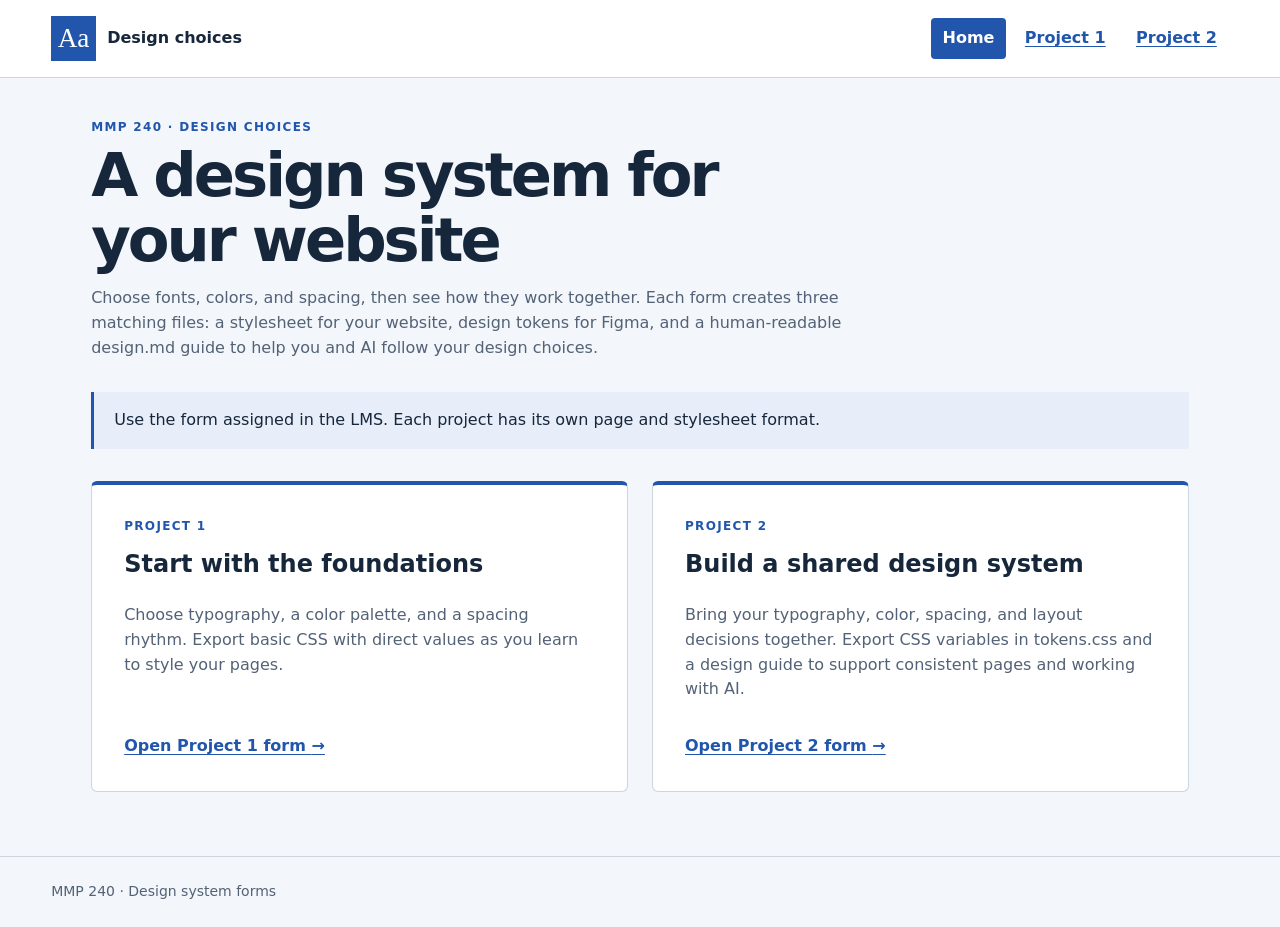
<file: index.html>
<!DOCTYPE html>
<html lang="en">
<head>
  <meta charset="utf-8">
  <meta name="viewport" content="width=device-width, initial-scale=1">
  <meta name="description" content="Choose the MMP 240 design system form for your project. Create matching CSS, Figma tokens, and a design guide.">
  <title>Design System Forms · MMP 240</title>
  <link rel="stylesheet" href="styles.css">
</head>
<body>
  <a class="skip-link" href="#main">Skip to main content</a>
  <header class="app-header">
      <a class="wordmark" href="index.html"><span aria-hidden="true">Aa</span> Design choices</a>
      <nav class="site-nav" aria-label="Main navigation"><a href="index.html" aria-current="page">Home</a><a href="project-1.html">Project 1</a><a href="project-2.html">Project 2</a></nav>
    </header>
  <main id="main" class="workspace home-workspace">
    <div class="intro">
      <p class="eyebrow">MMP 240 · Design choices</p>
      <h1>A design system for your website</h1>
      <p>Choose fonts, colors, and spacing, then see how they work together. Each form creates three matching files: a stylesheet for your website, design tokens for Figma, and a human-readable design.md guide to help you and AI follow your design choices.</p>
    </div>
    <p class="project-notice">Use the form assigned in the LMS. Each project has its own page and stylesheet format.</p>
    <div class="project-cards">
      <article class="project-card">
        <p class="eyebrow">Project 1</p>
        <h2>Start with the foundations</h2>
        <p>Choose typography, a color palette, and a spacing rhythm. Export basic CSS with direct values as you learn to style your pages.</p>
        <a class="card-link" href="project-1.html">Open Project 1 form <span aria-hidden="true">→</span></a>
      </article>
      <article class="project-card">
        <p class="eyebrow">Project 2</p>
        <h2>Build a shared design system</h2>
        <p>Bring your typography, color, spacing, and layout decisions together. Export CSS variables in tokens.css and a design guide to support consistent pages and working with AI.</p>
        <a class="card-link" href="project-2.html">Open Project 2 form <span aria-hidden="true">→</span></a>
      </article>
    </div>
  </main>
  <footer class="app-footer"><span>MMP 240 · Design system forms</span></footer>
</body>
</html>
</file>
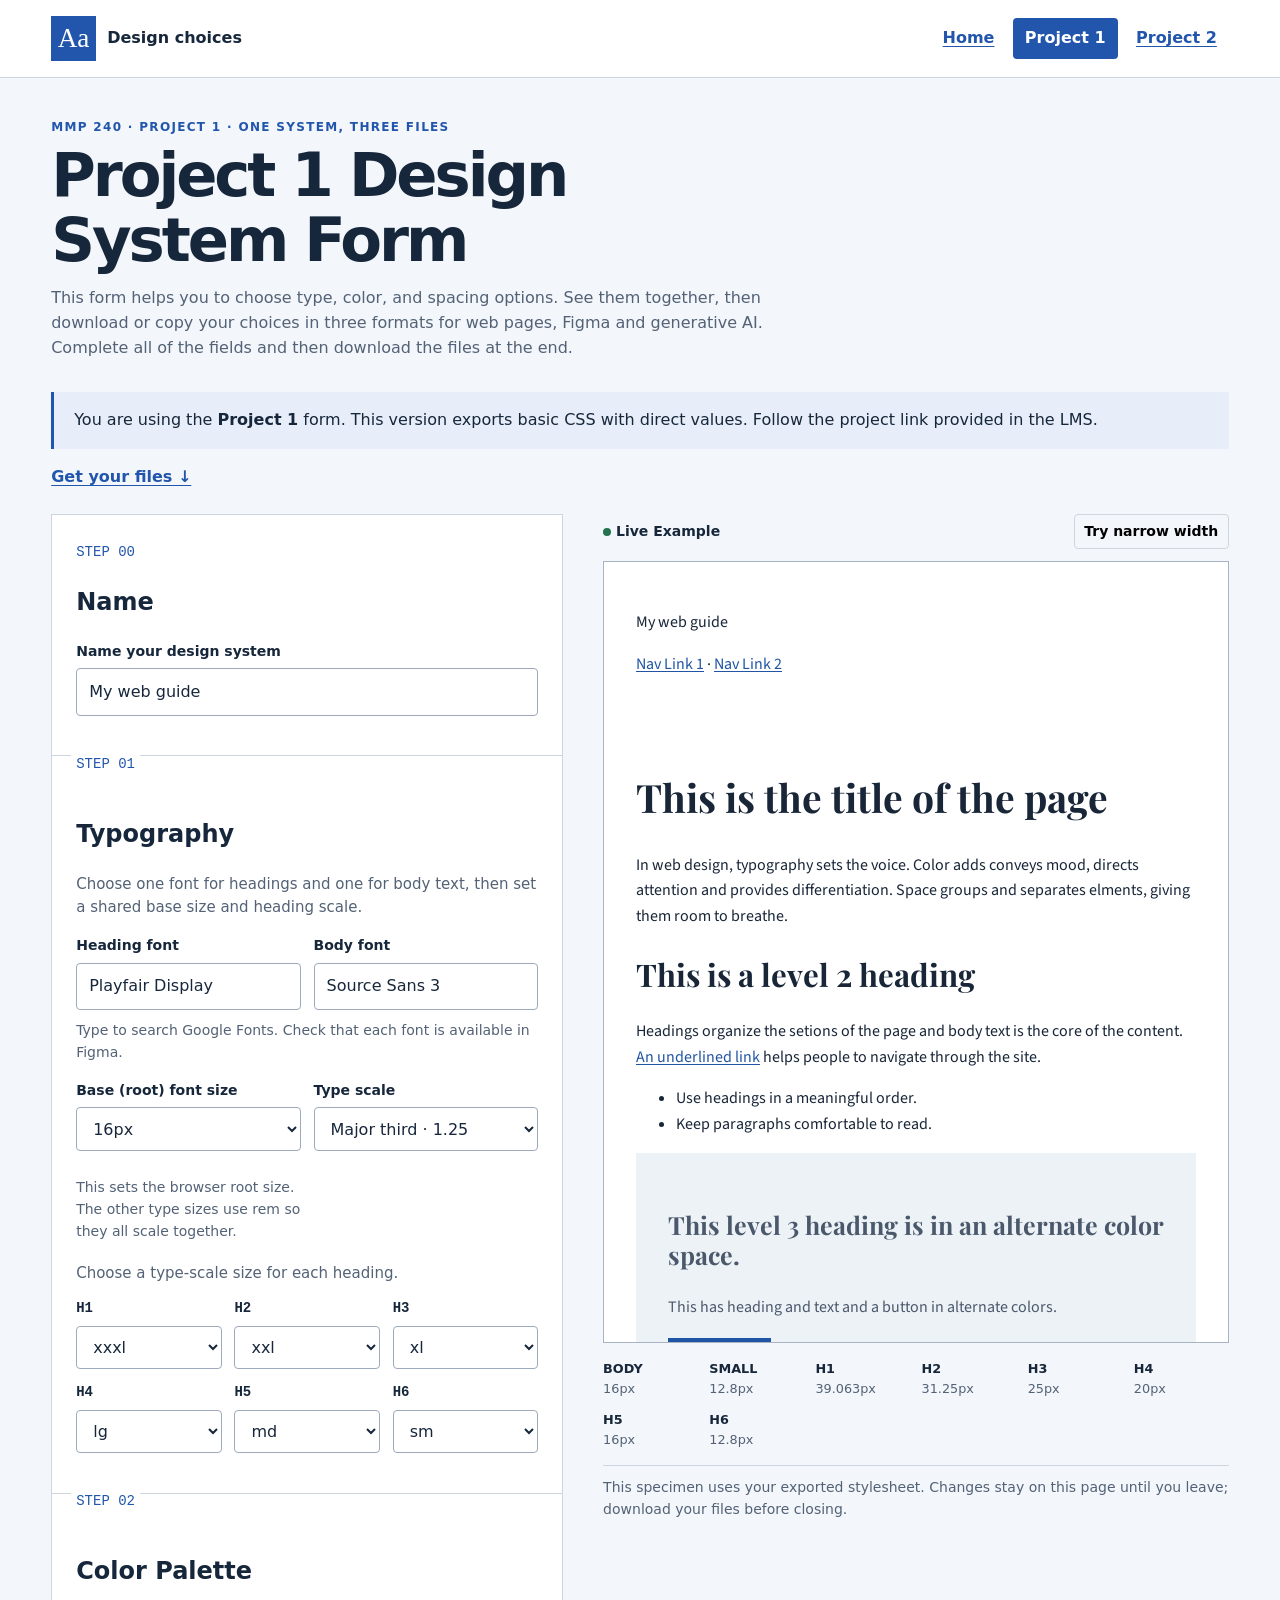
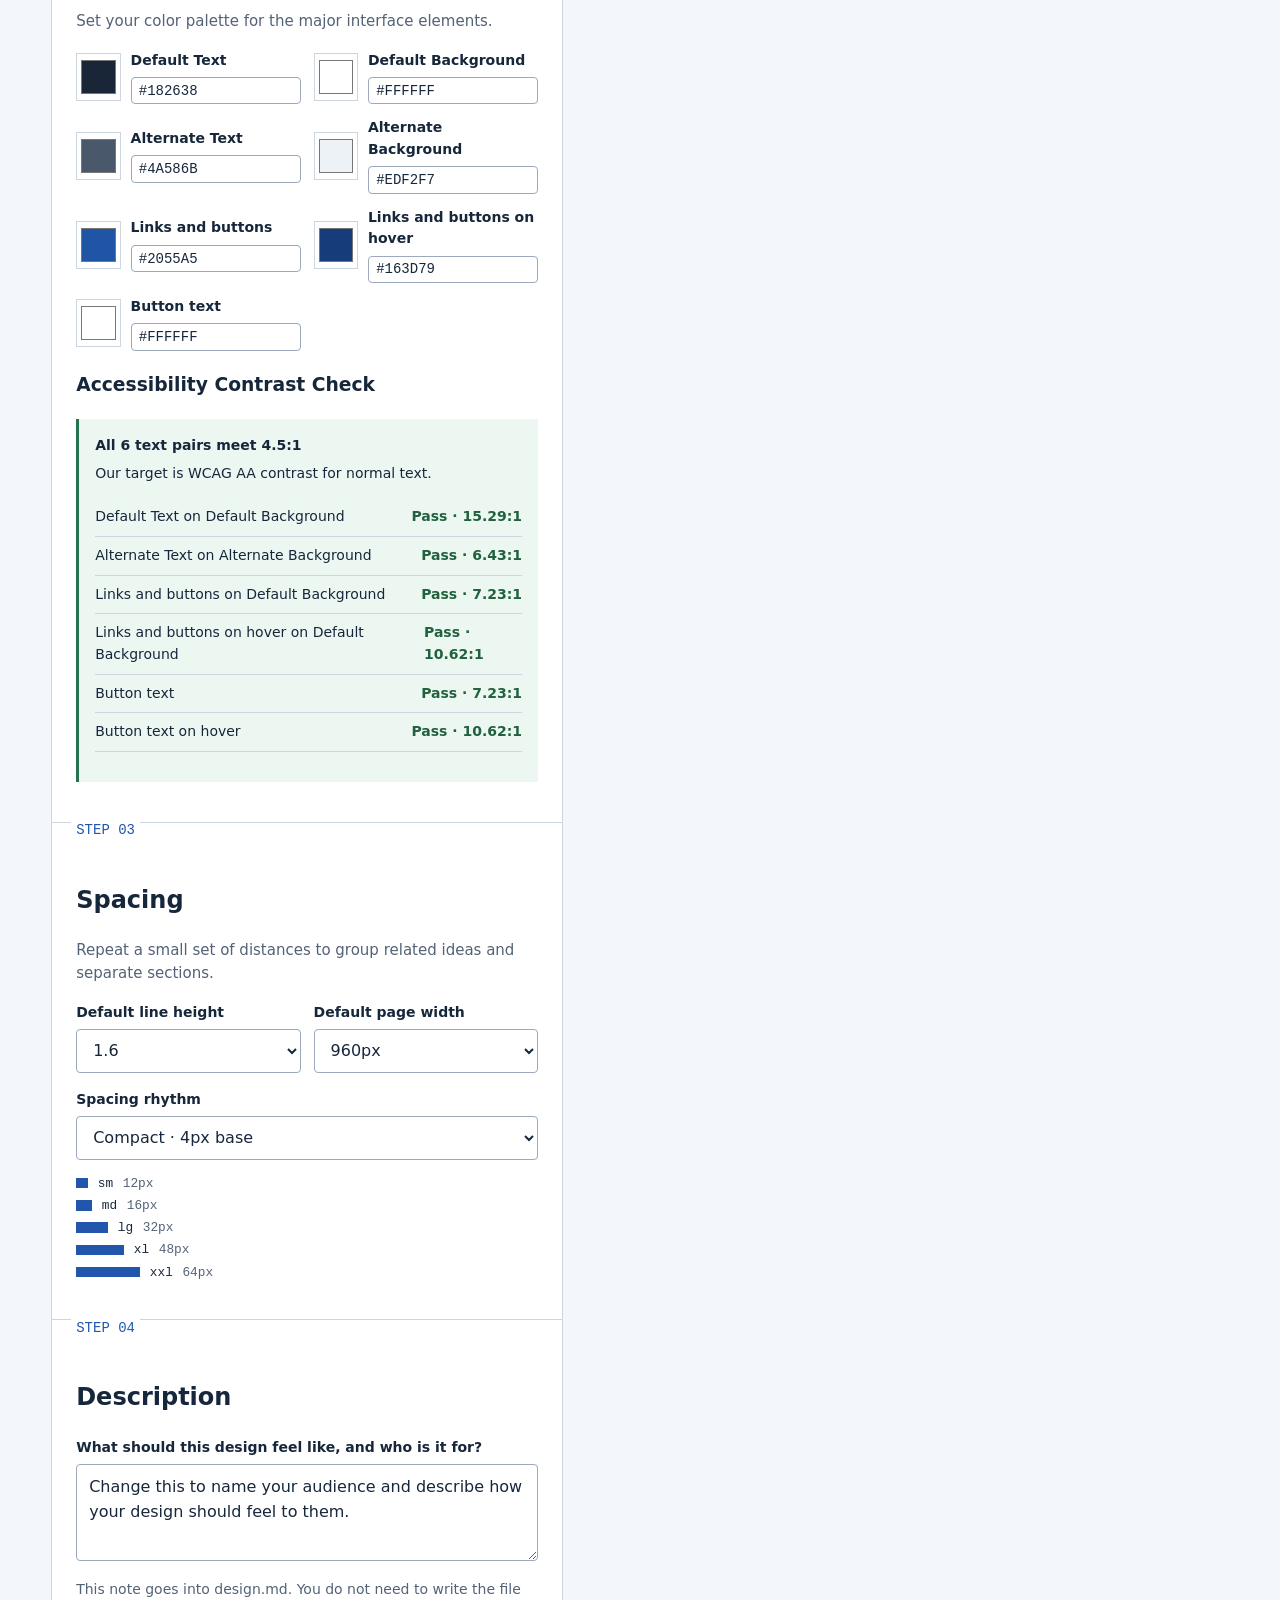
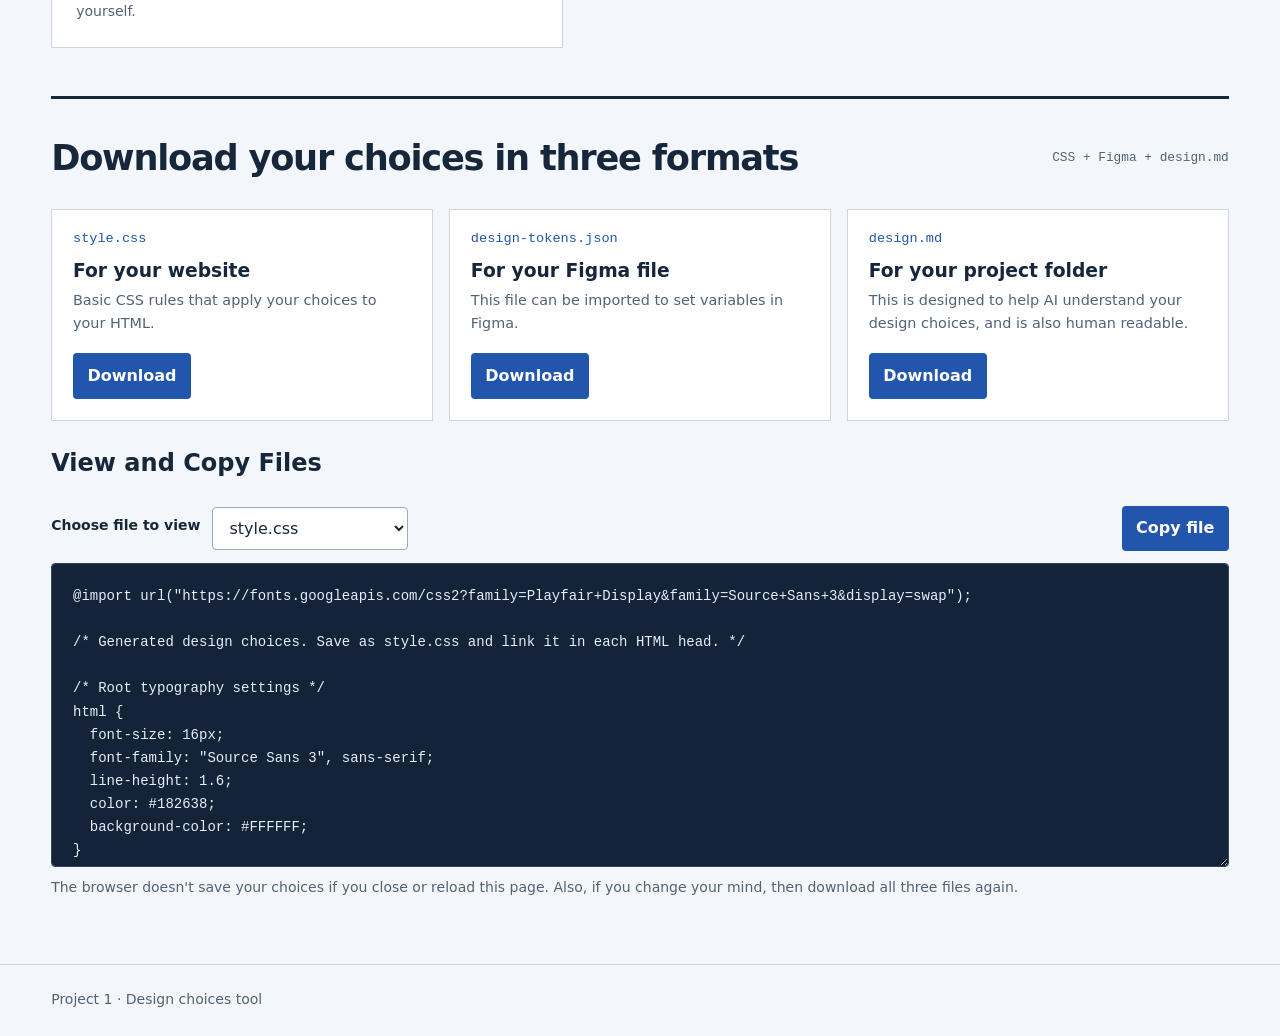
<file: project-1.html>
<!doctype html>
<html lang="en">
  <head>
    <meta charset="utf-8">
    <meta name="viewport" content="width=device-width, initial-scale=1">
    <meta name="description" content="Choose typography, color, and spacing for an MMP 240 website, then export matching CSS, Figma tokens, and design.md.">
    <title>Project 1 Design System Form · MMP 240</title>
    <link rel="stylesheet" href="styles.css">
    <script src="fonts.js" defer></script>
    <script src="app.js" defer></script>
  </head>
  <body>
    <a class="skip-link" href="#choices">Skip to design choices</a>
    <header class="app-header">
      <a class="wordmark" href="index.html"><span aria-hidden="true">Aa</span> Design choices</a>
      <nav class="site-nav" aria-label="Main navigation"><a href="index.html">Home</a><a href="project-1.html" aria-current="page">Project 1</a><a href="project-2.html">Project 2</a></nav>
    </header>

    <main class="workspace">
      <div class="intro">
        <p class="eyebrow">MMP 240 · Project 1 · One system, three files</p>
        <h1>Project 1 Design System Form</h1>
        <p>This form helps you to choose type, color, and spacing options. See them together, then download or copy your choices in three formats for web pages, Figma and generative AI. Complete all of the fields and then download the files at the end.</p>
      </div>

      <p class="project-notice">You are using the <strong>Project 1</strong> form. This version exports basic CSS with direct values. Follow the project link provided in the LMS.</p>
      <a class="jump-link" href="#exports">Get your files ↓</a>

      <div class="studio">
        <form id="choices" class="controls">
          <div class="system-name">
            <span class="step">STEP 00</span>
            <h2>Name</h2>
            <label for="name">Name your design system</label>
            <input id="name" name="name" value="My web guide" maxlength="80">
          </div>

          <fieldset>
            <legend><span class="step">STEP 01</span></legend>
            <h2>Typography</h2>
            <p class="section-help">Choose one font for headings and one for body text, then set a shared base size and heading scale.</p>
            <datalist id="font-catalog"></datalist>
            <div class="two-fields">
              <div>
                <label for="heading-font">Heading font</label>
                <input id="heading-font" name="headingFont" list="font-catalog" value="Playfair Display">
              </div>
              <div>
                <label for="body-font">Body font</label>
                <input id="body-font" name="bodyFont" list="font-catalog" value="Source Sans 3">
              </div>
            </div>
            <p class="hint">Type to search Google Fonts. Check that each font is available in Figma.</p>
            <div class="two-fields">
              <div>
                <label for="root-size">Base (root) font size</label>
                <select id="root-size" name="rootSize">
                  <option value="14">14px</option><option value="16" selected>16px</option><option value="18">18px</option><option value="20">20px</option>
                </select>
                <p class="hint">This sets the browser root size. The other type sizes use rem so they all scale together.</p>
              </div>
              <div>
                <label for="type-scale">Type scale</label>
                <select id="type-scale" name="typeScale">
                  <option value="1.067">Minor second · 1.067</option><option value="1.125">Major second · 1.125</option>
                  <option value="1.2">Minor third · 1.2</option><option value="1.25" selected>Major third · 1.25</option>
                  <option value="1.333">Perfect fourth · 1.333</option><option value="1.414">Augmented fourth · 1.414</option><option value="1.5">Perfect fifth · 1.5</option><option value="1.618">Golden ratio · 1.618</option>
                </select>
              </div>
            </div>
            <div class="heading-sizes">
              <p class="section-help">Choose a type-scale size for each heading.</p>
              <div><label for="size-h1">h1</label><select id="size-h1" name="h1"><option>xs</option><option>sm</option><option>md</option><option>lg</option><option>xl</option><option>xxl</option><option selected>xxxl</option></select></div>
              <div><label for="size-h2">h2</label><select id="size-h2" name="h2"><option>xs</option><option>sm</option><option>md</option><option>lg</option><option>xl</option><option selected>xxl</option><option>xxxl</option></select></div>
              <div><label for="size-h3">h3</label><select id="size-h3" name="h3"><option>xs</option><option>sm</option><option>md</option><option>lg</option><option selected>xl</option><option>xxl</option><option>xxxl</option></select></div>
              <div><label for="size-h4">h4</label><select id="size-h4" name="h4"><option>xs</option><option>sm</option><option>md</option><option selected>lg</option><option>xl</option><option>xxl</option><option>xxxl</option></select></div>
              <div><label for="size-h5">h5</label><select id="size-h5" name="h5"><option>xs</option><option>sm</option><option selected>md</option><option>lg</option><option>xl</option><option>xxl</option><option>xxxl</option></select></div>
              <div><label for="size-h6">h6</label><select id="size-h6" name="h6"><option>xs</option><option selected>sm</option><option>md</option><option>lg</option><option>xl</option><option>xxl</option><option>xxxl</option></select></div>
            </div>
          </fieldset>

          <fieldset>
            <legend><span class="step">STEP 02</span></legend>
            <h2>Color Palette</h2>
            <p class="section-help">Set your color palette for the major interface elements.</p>
            <div class="color-fields">
              <div class="color-field"><input type="color" id="default-text-picker" value="#182638"><div><label for="default-text">Default Text</label><input id="default-text" name="defaultText" class="hex" value="#182638" maxlength="7"></div></div>
              <div class="color-field"><input type="color" id="default-background-picker" value="#FFFFFF"><div><label for="default-background">Default Background</label><input id="default-background" name="defaultBackground" class="hex" value="#FFFFFF" maxlength="7"></div></div>
              <div class="color-field"><input type="color" id="alternate-text-picker" value="#4A586B"><div><label for="alternate-text">Alternate Text</label><input id="alternate-text" name="alternateText" class="hex" value="#4A586B" maxlength="7"></div></div>
              <div class="color-field"><input type="color" id="alternate-background-picker" value="#EDF2F7"><div><label for="alternate-background">Alternate Background</label><input id="alternate-background" name="alternateBackground" class="hex" value="#EDF2F7" maxlength="7"></div></div>
              <div class="color-field"><input type="color" id="action-picker" value="#2055A5"><div><label for="action">Links and buttons</label><input id="action" name="action" class="hex" value="#2055A5" maxlength="7"></div></div>
              <div class="color-field"><input type="color" id="hover-picker" value="#163D79"><div><label for="hover">Links and buttons on hover</label><input id="hover" name="hover" class="hex" value="#163D79" maxlength="7"></div></div>
              <div class="color-field"><input type="color" id="button-text-picker" value="#FFFFFF"><div><label for="button-text">Button text</label><input id="button-text" name="buttonText" class="hex" value="#FFFFFF" maxlength="7"></div></div>
            </div>
            <h3>Accessibility Contrast Check</h3>
            <div id="contrast-summary" class="contrast-summary"></div>
          </fieldset>

          <fieldset>
            <legend><span class="step">STEP 03</span></legend>
            <h2>Spacing</h2>
            <p class="section-help">Repeat a small set of distances to group related ideas and separate sections.</p>
            <div class="two-fields">
              <div><label for="line-height">Default line height</label><select id="line-height" name="lineHeight"><option value="1.4">1.4</option><option value="1.5">1.5</option><option value="1.6" selected>1.6</option><option value="1.7">1.7</option><option value="1.8">1.8</option></select></div>
              <div><label for="page-width">Default page width</label><select id="page-width" name="pageWidth"><option value="640">640px</option><option value="720">720px</option><option value="960" selected>960px</option><option value="1200">1200px</option></select></div>
            </div>
            <label for="spacing">Spacing rhythm</label><select id="spacing" name="space"><option value="4" selected>Compact · 4px base</option><option value="6">Comfortable · 6px base</option><option value="8">Spacious · 8px base</option></select>
            <div id="spacing-ruler" class="spacing-ruler"></div>
          </fieldset>

          <fieldset>
            <legend><span class="step">STEP 04</span></legend>
            <h2>Description</h2>
            <label for="intent">What should this design feel like, and who is it for?</label>
            <textarea id="intent" name="intent" rows="3" maxlength="500">Change this to name your audience and describe how your design should feel to them.</textarea>
            <p class="hint">This note goes into design.md. You do not need to write the file yourself.</p>
          </fieldset>
        </form>

        <aside class="preview-column" aria-label="Live design preview">
          <div class="preview-sticky">
            <div class="preview-toolbar"><span><span class="live-dot"></span> Live Example</span><button id="width-toggle" type="button">Try narrow width</button></div>
            <p id="preview-notice" class="preview-notice" hidden></p>
            <div class="preview-canvas"><iframe id="preview" title="Website preview using your exported CSS" sandbox></iframe></div>
            <div id="type-key" class="type-key"></div>
            <p class="hint">This specimen uses your exported stylesheet. Changes stay on this page until you leave; download your files before closing.</p>
          </div>
        </aside>
      </div>

      <section class="exports" id="exports">
        <div class="export-heading"><div><h2>Download your choices in three formats</h2></div><span class="file-count">CSS + Figma + design.md</span></div>
        <div id="errors" class="error-box" hidden></div>
        <p id="warning" class="warning" hidden></p>
        <div class="export-cards">
          <div><span class="file-tag">style.css</span><h3>For your website</h3><p>Basic CSS rules that apply your choices to your HTML.</p><button data-download="style.css" type="button">Download</button></div>
          <div><span class="file-tag">design-tokens.json</span><h3>For your Figma file</h3><p>This file can be imported to set variables in Figma.</p><button data-download="design-tokens.json" type="button">Download</button></div>
          <div><span class="file-tag">design.md</span><h3>For your project folder</h3><p>This is designed to help AI understand your design choices, and is also human readable.</p><button data-download="design.md" type="button">Download</button></div>
        </div>
        <h2>View and Copy Files</h2>
        <div class="code-toolbar">
          <label for="export-format">Choose file to view</label><select id="export-format"><option>style.css</option><option>design-tokens.json</option><option>design.md</option></select><button id="copy" type="button">Copy file</button></div>
        <textarea id="code-output" class="code-output" aria-label="Generated file contents" readonly spellcheck="false"></textarea>
        <output id="status" class="copy-status">The browser doesn't save your choices if you close or reload this page. Also, if you change your mind, then download all three files again.</output>
      </section>
    </main>
    <footer class="app-footer"><span>Project 1 · Design choices tool</span></footer>
  </body>
</html>
</file>
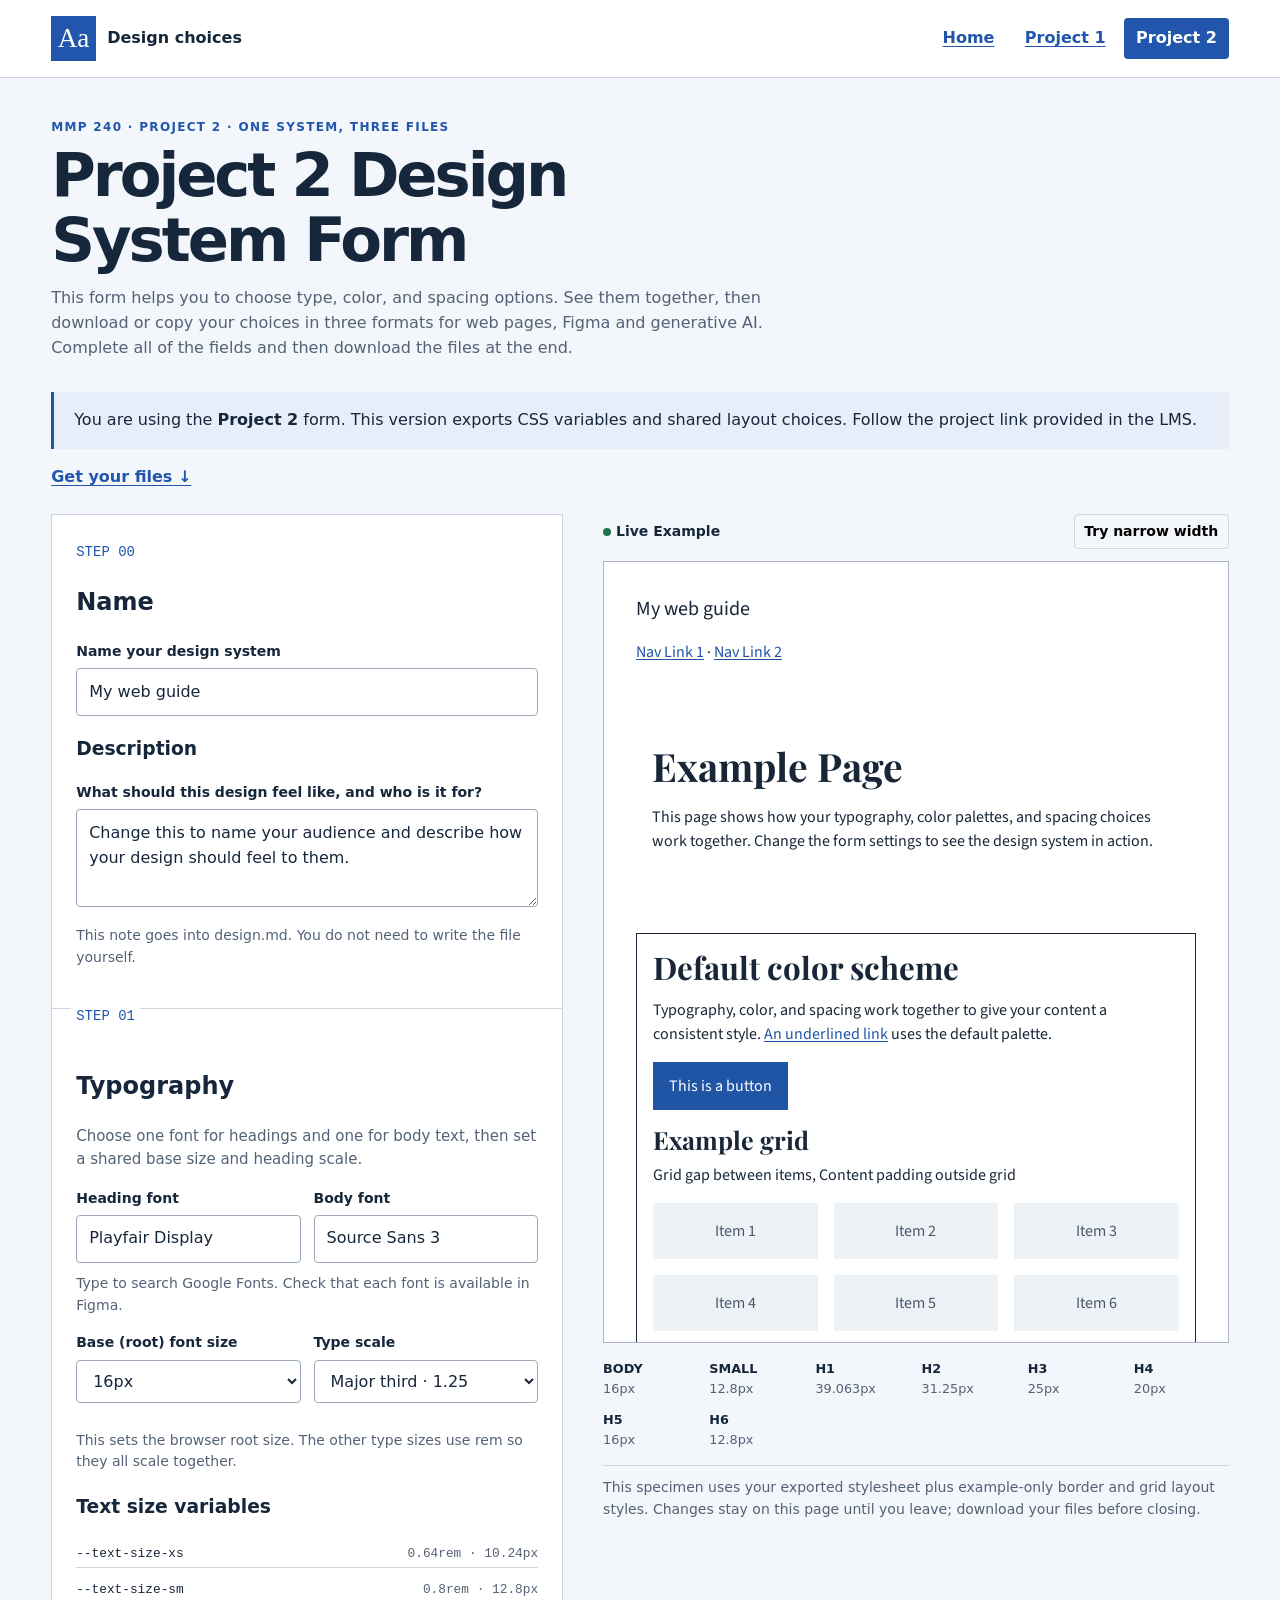
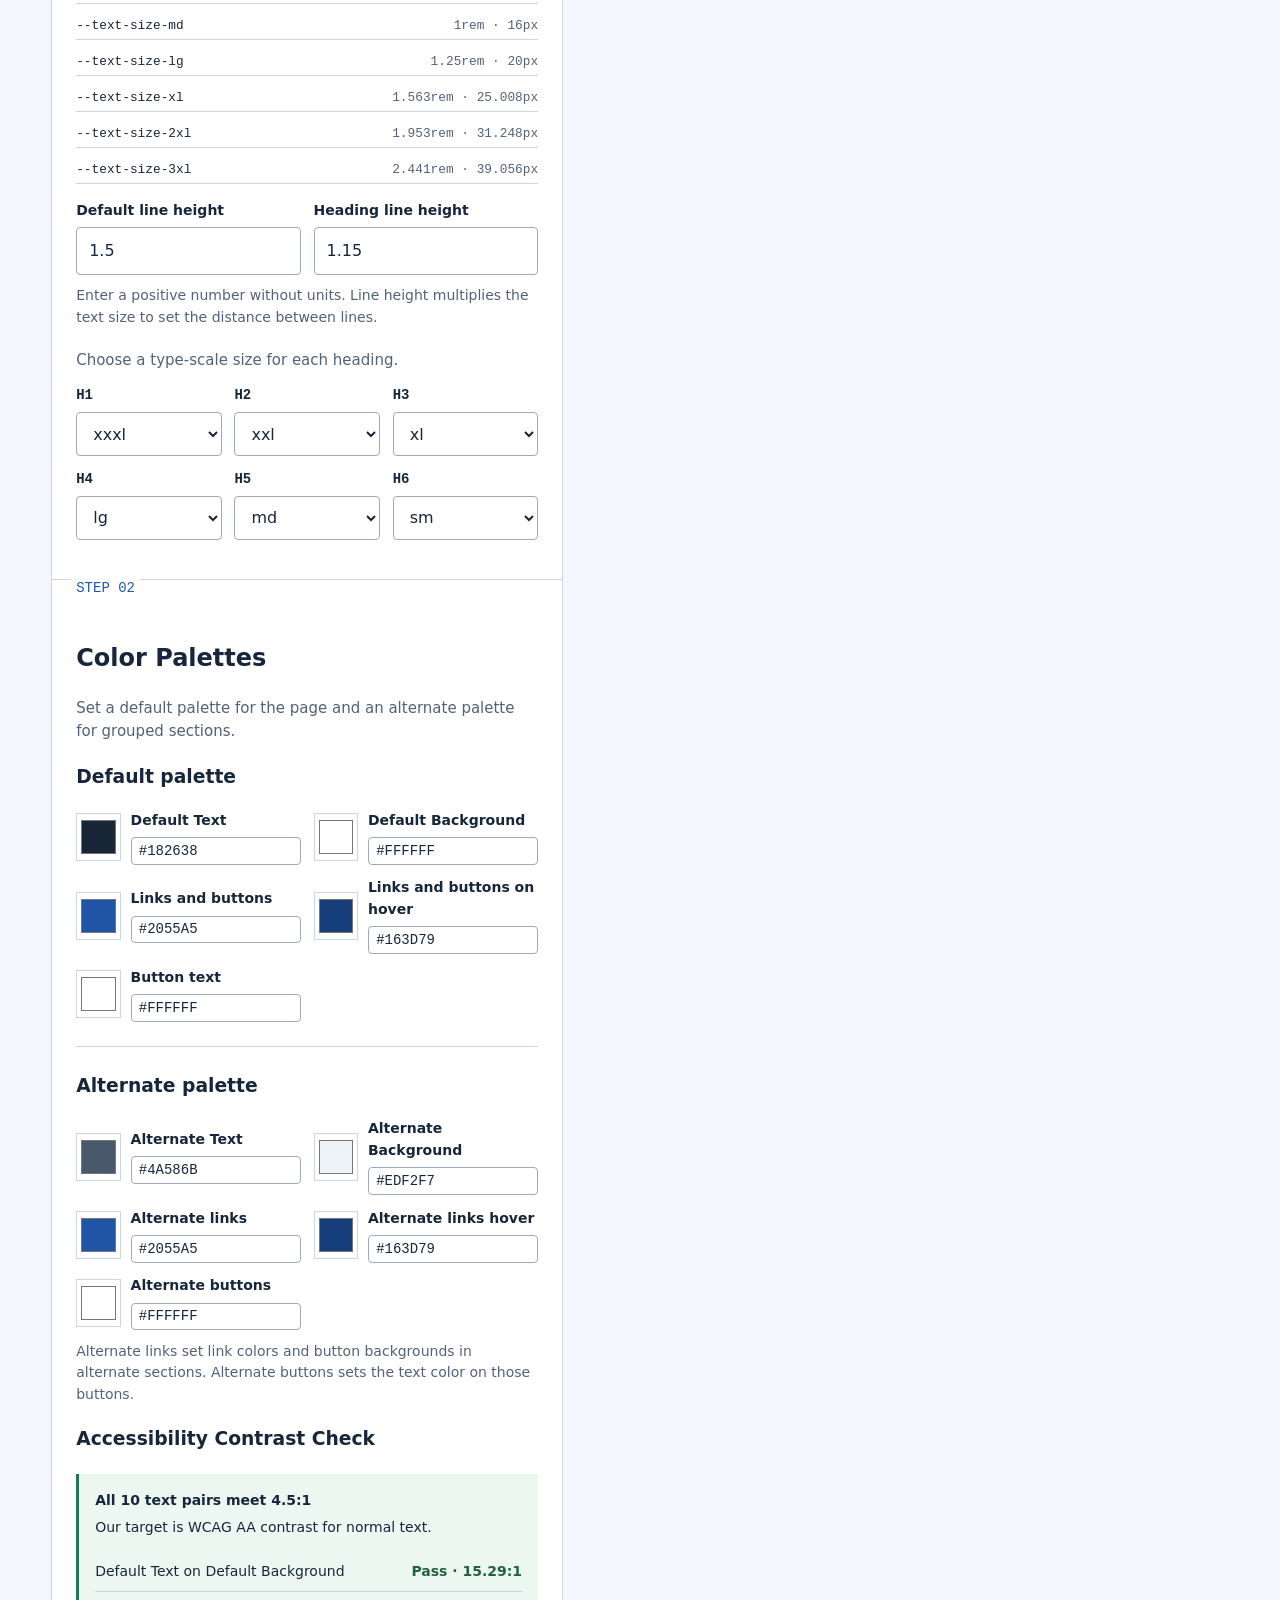
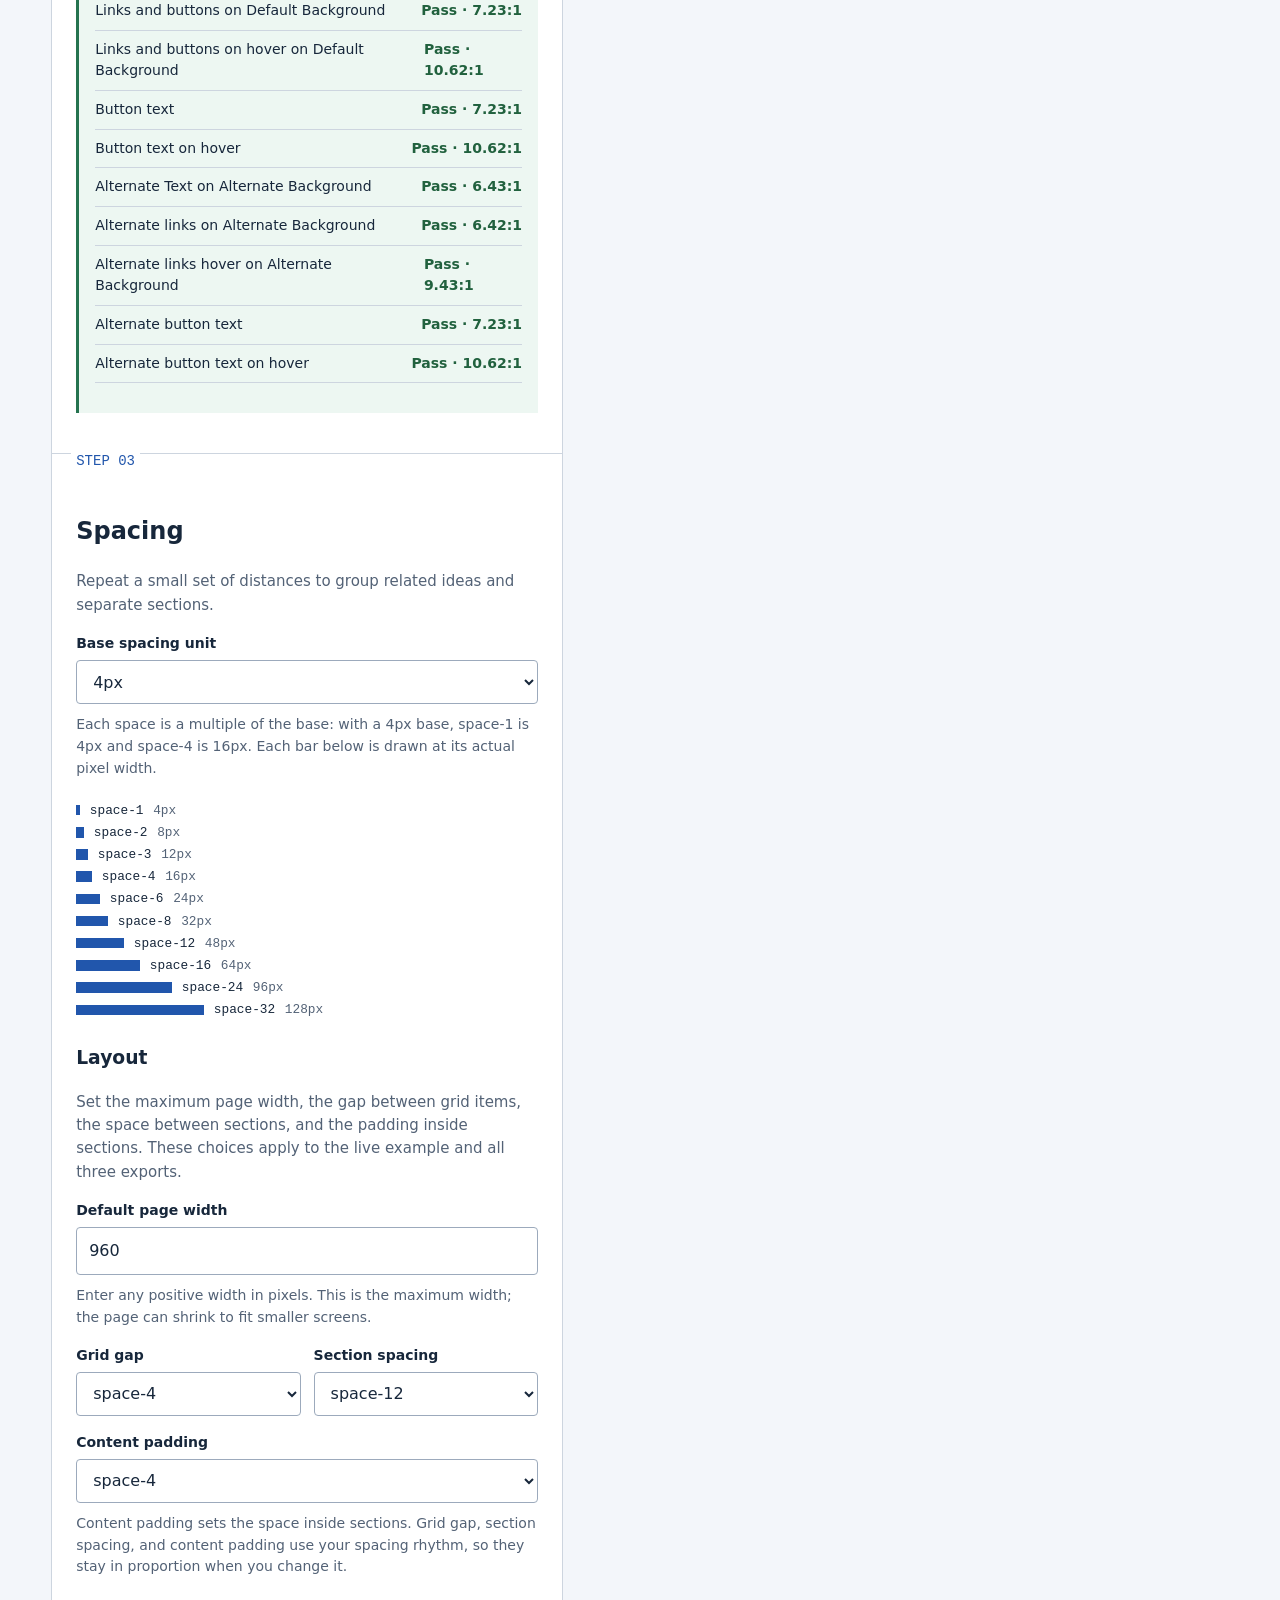
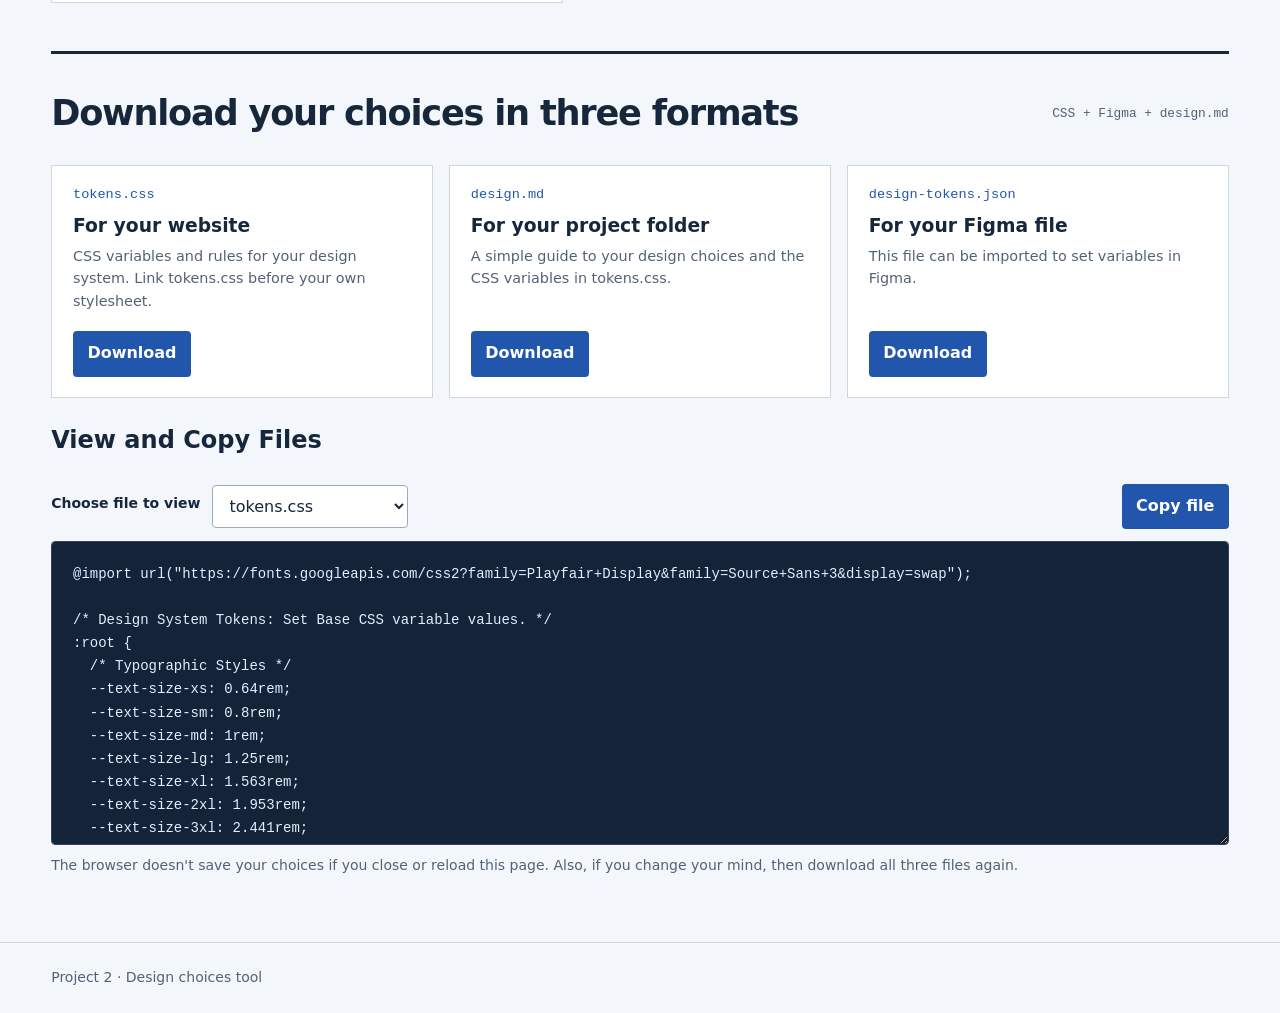
<file: project-2.html>
<!doctype html>
<html lang="en">
  <head>
    <meta charset="utf-8">
    <meta name="viewport" content="width=device-width, initial-scale=1">
    <meta name="description" content="Choose typography, color, and spacing for an MMP 240 website, then export matching CSS, Figma tokens, and design.md.">
    <title>Project 2 Design System Form · MMP 240</title>
    <link rel="stylesheet" href="styles.css">
    <script src="fonts.js" defer></script>
    <script src="project-2.js" defer></script>
    <script src="app.js" defer></script>
  </head>
  <body data-project="2">
    <a class="skip-link" href="#choices">Skip to design choices</a>
    <header class="app-header">
      <a class="wordmark" href="index.html"><span aria-hidden="true">Aa</span> Design choices</a>
      <nav class="site-nav" aria-label="Main navigation"><a href="index.html">Home</a><a href="project-1.html">Project 1</a><a href="project-2.html" aria-current="page">Project 2</a></nav>
    </header>

    <main class="workspace">
      <div class="intro">
        <p class="eyebrow">MMP 240 · Project 2 · One system, three files</p>
        <h1>Project 2 Design System Form</h1>
        <p>This form helps you to choose type, color, and spacing options. See them together, then download or copy your choices in three formats for web pages, Figma and generative AI. Complete all of the fields and then download the files at the end.</p>
      </div>

      <p class="project-notice">You are using the <strong>Project 2</strong> form. This version exports CSS variables and shared layout choices. Follow the project link provided in the LMS.</p>
      <a class="jump-link" href="#exports">Get your files ↓</a>

      <div class="studio">
        <form id="choices" class="controls">
          <div class="system-name">
            <span class="step">STEP 00</span>
            <h2>Name</h2>
            <label for="name">Name your design system</label>
            <input id="name" name="name" value="My web guide" maxlength="80">
            <h3>Description</h3>
            <label for="intent">What should this design feel like, and who is it for?</label>
            <textarea id="intent" name="intent" rows="3" maxlength="500">Change this to name your audience and describe how your design should feel to them.</textarea>
            <p class="hint">This note goes into design.md. You do not need to write the file yourself.</p>
          </div>

          <fieldset>
            <legend><span class="step">STEP 01</span></legend>
            <h2>Typography</h2>
            <p class="section-help">Choose one font for headings and one for body text, then set a shared base size and heading scale.</p>
            <datalist id="font-catalog"></datalist>
            <div class="two-fields">
              <div>
                <label for="heading-font">Heading font</label>
                <input id="heading-font" name="headingFont" list="font-catalog" value="Playfair Display">
              </div>
              <div>
                <label for="body-font">Body font</label>
                <input id="body-font" name="bodyFont" list="font-catalog" value="Source Sans 3">
              </div>
            </div>
            <p class="hint">Type to search Google Fonts. Check that each font is available in Figma.</p>
            <div class="two-fields">
              <div>
                <label for="root-size">Base (root) font size</label>
                <select id="root-size" name="rootSize">
                  <option value="14">14px</option><option value="16" selected>16px</option><option value="18">18px</option><option value="20">20px</option>
                </select>
              </div>
              <div>
                <label for="type-scale">Type scale</label>
                <select id="type-scale" name="typeScale">
                  <option value="1.067">Minor second · 1.067</option><option value="1.125">Major second · 1.125</option>
                  <option value="1.2">Minor third · 1.2</option><option value="1.25" selected>Major third · 1.25</option>
                  <option value="1.333">Perfect fourth · 1.333</option><option value="1.414">Augmented fourth · 1.414</option><option value="1.5">Perfect fifth · 1.5</option><option value="1.618">Golden ratio · 1.618</option>
                </select>
              </div>
            </div>
            <p class="hint">This sets the browser root size. The other type sizes use rem so they all scale together.</p>
            <h3>Text size variables</h3>
            <dl id="text-size-values" class="text-size-values" aria-label="Text size CSS variables"></dl>
            <div class="two-fields">
              <div>
                <label for="line-height">Default line height</label>
                <input id="line-height" name="lineHeight" type="number" value="1.5" min="0" step="any" required aria-describedby="line-height-help">
              </div>
              <div>
                <label for="heading-line-height">Heading line height</label>
                <input id="heading-line-height" name="headingLineHeight" type="number" value="1.15" min="0" step="any" required aria-describedby="line-height-help">
              </div>
            </div>
            <p id="line-height-help" class="hint">Enter a positive number without units. Line height multiplies the text size to set the distance between lines.</p>
            <div class="heading-sizes">
              <p class="section-help">Choose a type-scale size for each heading.</p>
              <div><label for="size-h1">h1</label><select id="size-h1" name="h1"><option>xs</option><option>sm</option><option>md</option><option>lg</option><option>xl</option><option>xxl</option><option selected>xxxl</option></select></div>
              <div><label for="size-h2">h2</label><select id="size-h2" name="h2"><option>xs</option><option>sm</option><option>md</option><option>lg</option><option>xl</option><option selected>xxl</option><option>xxxl</option></select></div>
              <div><label for="size-h3">h3</label><select id="size-h3" name="h3"><option>xs</option><option>sm</option><option>md</option><option>lg</option><option selected>xl</option><option>xxl</option><option>xxxl</option></select></div>
              <div><label for="size-h4">h4</label><select id="size-h4" name="h4"><option>xs</option><option>sm</option><option>md</option><option selected>lg</option><option>xl</option><option>xxl</option><option>xxxl</option></select></div>
              <div><label for="size-h5">h5</label><select id="size-h5" name="h5"><option>xs</option><option>sm</option><option selected>md</option><option>lg</option><option>xl</option><option>xxl</option><option>xxxl</option></select></div>
              <div><label for="size-h6">h6</label><select id="size-h6" name="h6"><option>xs</option><option selected>sm</option><option>md</option><option>lg</option><option>xl</option><option>xxl</option><option>xxxl</option></select></div>
            </div>
          </fieldset>

          <fieldset>
            <legend><span class="step">STEP 02</span></legend>
            <h2>Color Palettes</h2>
            <p class="section-help">Set a default palette for the page and an alternate palette for grouped sections.</p>
            <h3>Default palette</h3>
            <div class="color-fields">
              <div class="color-field"><input type="color" id="default-text-picker" value="#182638"><div><label for="default-text">Default Text</label><input id="default-text" name="defaultText" class="hex" value="#182638" maxlength="7"></div></div>
              <div class="color-field"><input type="color" id="default-background-picker" value="#FFFFFF"><div><label for="default-background">Default Background</label><input id="default-background" name="defaultBackground" class="hex" value="#FFFFFF" maxlength="7"></div></div>
              <div class="color-field"><input type="color" id="action-picker" value="#2055A5"><div><label for="action">Links and buttons</label><input id="action" name="action" class="hex" value="#2055A5" maxlength="7"></div></div>
              <div class="color-field"><input type="color" id="hover-picker" value="#163D79"><div><label for="hover">Links and buttons on hover</label><input id="hover" name="hover" class="hex" value="#163D79" maxlength="7"></div></div>
              <div class="color-field"><input type="color" id="button-text-picker" value="#FFFFFF"><div><label for="button-text">Button text</label><input id="button-text" name="buttonText" class="hex" value="#FFFFFF" maxlength="7"></div></div>
            </div>
            <hr class="palette-divider">
            <h3>Alternate palette</h3>
            <div class="color-fields">
              <div class="color-field"><input type="color" id="alternate-text-picker" value="#4A586B"><div><label for="alternate-text">Alternate Text</label><input id="alternate-text" name="alternateText" class="hex" value="#4A586B" maxlength="7"></div></div>
              <div class="color-field"><input type="color" id="alternate-background-picker" value="#EDF2F7"><div><label for="alternate-background">Alternate Background</label><input id="alternate-background" name="alternateBackground" class="hex" value="#EDF2F7" maxlength="7"></div></div>
              <div class="color-field"><input type="color" id="alternate-action-picker" value="#2055A5" aria-label="Alternate links color picker"><div><label for="alternate-action">Alternate links</label><input id="alternate-action" name="alternateAction" class="hex" value="#2055A5" maxlength="7"></div></div>
              <div class="color-field"><input type="color" id="alternate-hover-picker" value="#163D79" aria-label="Alternate links hover color picker"><div><label for="alternate-hover">Alternate links hover</label><input id="alternate-hover" name="alternateHover" class="hex" value="#163D79" maxlength="7"></div></div>
              <div class="color-field"><input type="color" id="alternate-button-text-picker" value="#FFFFFF" aria-label="Alternate buttons color picker"><div><label for="alternate-button-text">Alternate buttons</label><input id="alternate-button-text" name="alternateButtonText" class="hex" value="#FFFFFF" maxlength="7"></div></div>
            </div>
            <p class="hint">Alternate links set link colors and button backgrounds in alternate sections. Alternate buttons sets the text color on those buttons.</p>
            <h3>Accessibility Contrast Check</h3>
            <div id="contrast-summary" class="contrast-summary"></div>
          </fieldset>

          <fieldset>
            <legend><span class="step">STEP 03</span></legend>
            <h2>Spacing</h2>
            <p class="section-help">Repeat a small set of distances to group related ideas and separate sections.</p>
            <label for="spacing">Base spacing unit</label><select id="spacing" name="space"><option value="4" selected>4px</option><option value="5">5px</option><option value="8">8px</option></select>
            <p class="hint">Each space is a multiple of the base: with a 4px base, space-1 is 4px and space-4 is 16px. Each bar below is drawn at its actual pixel width.</p>
            <div id="spacing-ruler" class="spacing-ruler"></div>
            <h3>Layout</h3>
            <p class="section-help">Set the maximum page width, the gap between grid items, the space between sections, and the padding inside sections. These choices apply to the live example and all three exports.</p>
            <div><label for="page-width">Default page width</label><input id="page-width" name="pageWidth" type="number" value="960" min="0" step="any" required aria-describedby="page-width-help"></div>
            <p id="page-width-help" class="hint">Enter any positive width in pixels. This is the maximum width; the page can shrink to fit smaller screens.</p>
            <div class="two-fields">
              <div><label for="grid-gap">Grid gap</label><select id="grid-gap" name="gridGap"><option value="1">space-1</option><option value="2">space-2</option><option value="3">space-3</option><option value="4" selected>space-4</option><option value="6">space-6</option><option value="8">space-8</option><option value="12">space-12</option><option value="16">space-16</option><option value="24">space-24</option><option value="32">space-32</option></select></div>
              <div><label for="section-spacing">Section spacing</label><select id="section-spacing" name="sectionSpacing"><option value="4">space-4</option><option value="6">space-6</option><option value="8">space-8</option><option value="12" selected>space-12</option><option value="16">space-16</option><option value="24">space-24</option><option value="32">space-32</option></select></div>
            </div>
            <label for="content-padding">Content padding</label><select id="content-padding" name="contentPadding"><option value="2">space-2</option><option value="3">space-3</option><option value="4" selected>space-4</option><option value="6">space-6</option><option value="8">space-8</option><option value="12">space-12</option><option value="16">space-16</option><option value="24">space-24</option><option value="32">space-32</option></select>
            <p class="hint">Content padding sets the space inside sections. Grid gap, section spacing, and content padding use your spacing rhythm, so they stay in proportion when you change it.</p>
          </fieldset>
        </form>

        <aside class="preview-column" aria-label="Live design preview">
          <div class="preview-sticky">
            <div class="preview-toolbar"><span><span class="live-dot"></span> Live Example</span><button id="width-toggle" type="button">Try narrow width</button></div>
            <p id="preview-notice" class="preview-notice" hidden></p>
            <div class="preview-canvas"><iframe id="preview" title="Website preview using your exported CSS" sandbox></iframe></div>
            <div id="type-key" class="type-key"></div>
            <p class="hint">This specimen uses your exported stylesheet plus example-only border and grid layout styles. Changes stay on this page until you leave; download your files before closing.</p>
          </div>
        </aside>
      </div>

      <section class="exports" id="exports">
        <div class="export-heading"><div><h2>Download your choices in three formats</h2></div><span class="file-count">CSS + Figma + design.md</span></div>
        <div id="errors" class="error-box" hidden></div>
        <p id="warning" class="warning" hidden></p>
        <div class="export-cards">
          <div><span class="file-tag">tokens.css</span><h3>For your website</h3><p>CSS variables and rules for your design system. Link tokens.css before your own stylesheet.</p><button data-download="tokens.css" type="button">Download</button></div>
          <div><span class="file-tag">design.md</span><h3>For your project folder</h3><p>A simple guide to your design choices and the CSS variables in tokens.css.</p><button data-download="design.md" type="button">Download</button></div>
          <div><span class="file-tag">design-tokens.json</span><h3>For your Figma file</h3><p>This file can be imported to set variables in Figma.</p><button data-download="design-tokens.json" type="button">Download</button></div>
        </div>
        <h2>View and Copy Files</h2>
        <div class="code-toolbar">
          <label for="export-format">Choose file to view</label><select id="export-format"><option>tokens.css</option><option>design-tokens.json</option><option>design.md</option></select><button id="copy" type="button">Copy file</button></div>
        <textarea id="code-output" class="code-output" aria-label="Generated file contents" readonly spellcheck="false"></textarea>
        <output id="status" class="copy-status">The browser doesn't save your choices if you close or reload this page. Also, if you change your mind, then download all three files again.</output>
      </section>
    </main>
    <footer class="app-footer"><span>Project 2 · Design choices tool</span></footer>
  </body>
</html>
</file>
<file: styles.css>
:root { --ink: #17273b; --blue: #2156ac; --line: #cdd5df; --muted: #536276; --paper: #f3f6fa; }
* { box-sizing: border-box; }
html { scroll-behavior: smooth; }
body { margin: 0; background: var(--paper); color: var(--ink); font: 1rem/1.55 system-ui, sans-serif; }
button, input, select, textarea { font: inherit; }
a { color: var(--blue); text-underline-offset: .2em; }
:focus-visible { outline: 3px solid #a44800; outline-offset: 4px; }
.skip-link { position: fixed; top: -10rem; left: 1rem; background: white; padding: 1rem; z-index: 2; }
.skip-link:focus { top: 1rem; }
.app-header { display: flex; align-items: center; gap: 2rem; padding: 1rem clamp(1rem, 4vw, 4rem); border-bottom: 1px solid var(--line); background: white; }
.wordmark { display: flex; align-items: center; gap: .7rem; color: var(--ink); font-weight: 750; text-decoration: none; }
.wordmark span { display: grid; place-items: center; width: 2.8rem; height: 2.8rem; background: var(--blue); color: white; font: 1.7rem Georgia, serif; }
.course-label, .hint, .copy-status { color: var(--muted); font-size: .875rem; }
.jump-link { margin-left: auto; font-weight: 650; }
.workspace { max-width: 1500px; margin: auto; padding: 2.5rem clamp(1rem, 4vw, 4rem) 4rem; }
.intro { max-width: 48rem; margin-bottom: 2rem; }
.eyebrow { margin: 0 0 .4rem; color: var(--blue); font-size: .75rem; font-weight: 750; letter-spacing: .11em; text-transform: uppercase; }
.intro h1 { margin: 0 0 .75rem; font-size: clamp(2.3rem, 5vw, 3.8rem); line-height: 1.08; letter-spacing: -.05em; }
.intro > p:last-child { margin: 0; color: var(--muted); }
.studio { display: grid; grid-template-columns: minmax(0, .9fr) minmax(0, 1.1fr); gap: 2.5rem; align-items: start; }
.controls { min-width: 0; background: white; border: 1px solid var(--line); }
.system-name, .controls fieldset { padding: 1.5rem; }
.controls fieldset { min-width: 0; margin: 0; border: 0; border-top: 1px solid var(--line); }
.controls legend { display: flex; gap: .55rem; padding: 1rem .3rem 0; margin-left: -.3rem; font-size: 1.2rem; font-weight: 750; }
.step { color: var(--blue); font: .875rem ui-monospace, monospace; }
label { display: block; margin-bottom: .35rem; font-size: .875rem; font-weight: 650; }
input:not([type=color]), textarea, select { width: 100%; min-width: 0; padding: .65rem .75rem; border: 1px solid #9caabc; border-radius: 4px; background: white; color: var(--ink); }
textarea { resize: vertical; }
[aria-invalid=true] { border-color: #b02b25 !important; }
.section-help { margin: 0 0 1rem; color: var(--muted); font-size: .9375rem; }
.hint { margin: .65rem 0 0; }
.two-fields, .color-fields { display: grid; grid-template-columns: 1fr 1fr; gap: .8rem; margin-top: 1rem; }
.two-fields label + select { margin-bottom: 1rem; }
.heading-sizes { display: grid; grid-template-columns: repeat(3, 1fr); gap: .8rem; margin-top: 1.25rem; }
.heading-sizes .section-help { grid-column: 1 / -1; margin: 0; }
.heading-sizes label { font-family: ui-monospace, monospace; text-transform: uppercase; }
.color-field { display: flex; align-items: center; gap: .6rem; min-width: 0; }
.color-field input[type=color] { flex: 0 0 auto; width: 2.8rem; height: 3rem; padding: 2px; border: 1px solid var(--line); background: white; cursor: pointer; }
.color-field > div { min-width: 0; }
.hex { padding: .3rem .45rem !important; font: .875rem ui-monospace, monospace !important; }
.contrast-summary { margin-top: 1.3rem; padding: 1rem; border-left: 3px solid #25734f; background: #edf7f2; font-size: .875rem; }
.contrast-summary.needs-work { border-color: #a44800; background: #fff4e8; }
.contrast-summary p { margin: .35rem 0; }
.contrast-list { padding: 0; list-style: none; }
.contrast-list li { display: flex; justify-content: space-between; gap: .8rem; padding: .5rem 0; border-bottom: 1px solid var(--line); }
.pass { color: #21613e; }.fail { color: #9d3020; }
.spacing-ruler { display: grid; gap: .45rem; margin-top: 1rem; }
.spacing-ruler > div { display: flex; align-items: center; gap: .6rem; font: .8rem ui-monospace, monospace; }
.space-bar { display: block; height: .65rem; background: var(--blue); }.spacing-ruler strong { color: var(--muted); font-weight: 400; }
.preview-column { position: sticky; top: 1.5rem; align-self: start; }.preview-toolbar { display: flex; justify-content: space-between; align-items: center; margin-bottom: .75rem; font-size: .875rem; font-weight: 650; }
.preview-toolbar button { padding: .35rem .6rem; border: 1px solid var(--line); border-radius: 4px; background: transparent; }.live-dot { display: inline-block; width: .5rem; height: .5rem; border-radius: 50%; background: #23734f; }
.preview-notice, .warning { padding: .75rem 1rem; border-left: 3px solid #a44800; background: #fff3df; font-size: .9rem; }
.preview-canvas { border: 1px solid #a8b4c4; background: #dce3ed; }.preview-canvas iframe { display: block; width: 100%; height: 780px; border: 0; background: white; }.preview-canvas iframe.narrow { max-width: 360px; margin: auto; }
.type-key { display: grid; grid-template-columns: repeat(6, 1fr); gap: .7rem; padding: 1rem 0; border-bottom: 1px solid var(--line); }.type-key span { display: grid; color: var(--muted); font-size: .8rem; }.type-key strong { color: var(--ink); }
.exports { margin-top: 3rem; padding-top: 2rem; border-top: 3px solid var(--ink); scroll-margin-top: 1.5rem; }.export-heading { display: flex; justify-content: space-between; align-items: center; gap: 1rem; }.export-heading h2 { margin: 0; font-size: clamp(1.6rem, 3vw, 2.2rem); letter-spacing: -.035em; }.file-count { color: var(--muted); font: .8rem ui-monospace, monospace; }
.error-box { margin-top: 1rem; padding: 1rem; border: 1px solid #b02b25; background: #fff0ef; }.error-box ul { margin: .5rem 0 0; padding-left: 1.5rem; }
.export-cards { display: grid; grid-template-columns: repeat(3, 1fr); gap: 1rem; margin: 1.5rem 0; }.export-cards > div { display: flex; flex-direction: column; padding: 1.3rem; border: 1px solid var(--line); background: white; }.file-tag { color: var(--blue); font: .85rem ui-monospace, monospace; }.export-cards h3 { margin: .6rem 0 .3rem; }.export-cards p { margin: 0 0 1.2rem; color: var(--muted); font-size: .9rem; }
.export-cards button, .code-toolbar button { align-self: start; padding: .65rem .9rem; border: 0; border-radius: 4px; background: var(--blue); color: white; font-weight: 650; cursor: pointer; }.export-cards button { margin-top: auto; }.export-cards button:disabled, .code-toolbar button:disabled { opacity: .5; cursor: not-allowed; }
.code-toolbar { display: flex; align-items: center; gap: .75rem; margin-top: 1.5rem; }.code-toolbar select { width: auto; }.code-toolbar button { margin-left: auto; }.code-output { width: 100%; height: 19rem; margin-top: .75rem; padding: 1.3rem; border: 1px solid #2d4563; border-radius: 4px; background: #142338; color: #e3edff; font: .875rem/1.65 ui-monospace, monospace; resize: vertical; }
.app-footer { display: flex; justify-content: space-between; gap: 1rem; padding: 1.5rem clamp(1rem, 4vw, 4rem); border-top: 1px solid var(--line); color: var(--muted); font-size: .875rem; }
@media (max-width: 850px) { .studio { grid-template-columns: 1fr; }.preview-column { position: static; }.color-fields { grid-template-columns: 1fr; }.export-cards { grid-template-columns: 1fr; } }
@media (max-width: 550px) { .app-header { gap: .7rem; }.course-label, .file-count { display: none; }.workspace { padding-top: 1.5rem; }.two-fields, .color-fields, .heading-sizes { grid-template-columns: 1fr; }.export-heading, .app-footer { display: block; }.app-footer span { display: block; margin: .5rem 0; }.code-toolbar { flex-wrap: wrap; }.code-toolbar button { margin-left: 0; }.type-key { grid-template-columns: repeat(3, 1fr); } }

/* Shared navigation and project selection */
.app-header { flex-wrap: wrap; justify-content: space-between; }
.site-nav { display: flex; flex-wrap: wrap; gap: .4rem; }
.site-nav a { padding: .5rem .75rem; border-radius: 4px; font-weight: 650; }
.site-nav a[aria-current="page"] { background: var(--blue); color: white; text-decoration: none; }
.project-notice { padding: 1rem 1.25rem; border-left: 3px solid var(--blue); background: #e7eef9; }
.workspace > .jump-link { display: inline-block; margin-bottom: 1.5rem; }
.home-workspace { max-width: 1200px; min-height: 75vh; }
.project-cards { display: grid; grid-template-columns: repeat(2, minmax(0, 1fr)); gap: 1.5rem; margin-top: 2rem; }
.project-card { display: flex; flex-direction: column; padding: clamp(1.25rem, 3vw, 2rem); border: 1px solid var(--line); border-top: 4px solid var(--blue); border-radius: 6px; background: white; }
.project-card h2 { margin: .5rem 0; line-height: 1.2; }
.project-card > p:not(.eyebrow) { color: var(--muted); }
.card-link { align-self: start; margin-top: auto; padding-top: 1rem; font-weight: 700; }
@media (max-width: 650px) { .project-cards { grid-template-columns: 1fr; }.site-nav { width: 100%; }.site-nav a { flex: 1; text-align: center; } }

.palette-divider { border: 0; border-top: 1px solid var(--line); margin: 1.5rem 0; }

/* Full-width Project 2 reference lists. Keep ruler bars at their true size. */
.text-size-values { display: grid; gap: .45rem; margin: 1rem 0; font: .8rem ui-monospace, monospace; }
.text-size-values > div { display: flex; flex-wrap: wrap; justify-content: space-between; gap: .35rem 1rem; padding-block: .4rem; border-bottom: 1px solid var(--line); }
.text-size-values dd { margin: 0; color: var(--muted); }
body[data-project="2"] .spacing-ruler { display: block; max-width: 100%; overflow-x: auto; }
body[data-project="2"] .spacing-ruler > div { width: max-content; min-width: 100%; margin-block: .45rem; }
body[data-project="2"] .space-bar { flex: 0 0 auto; }
body[data-project="2"] .spacing-ruler span, body[data-project="2"] .spacing-ruler strong { white-space: nowrap; }
</file>
